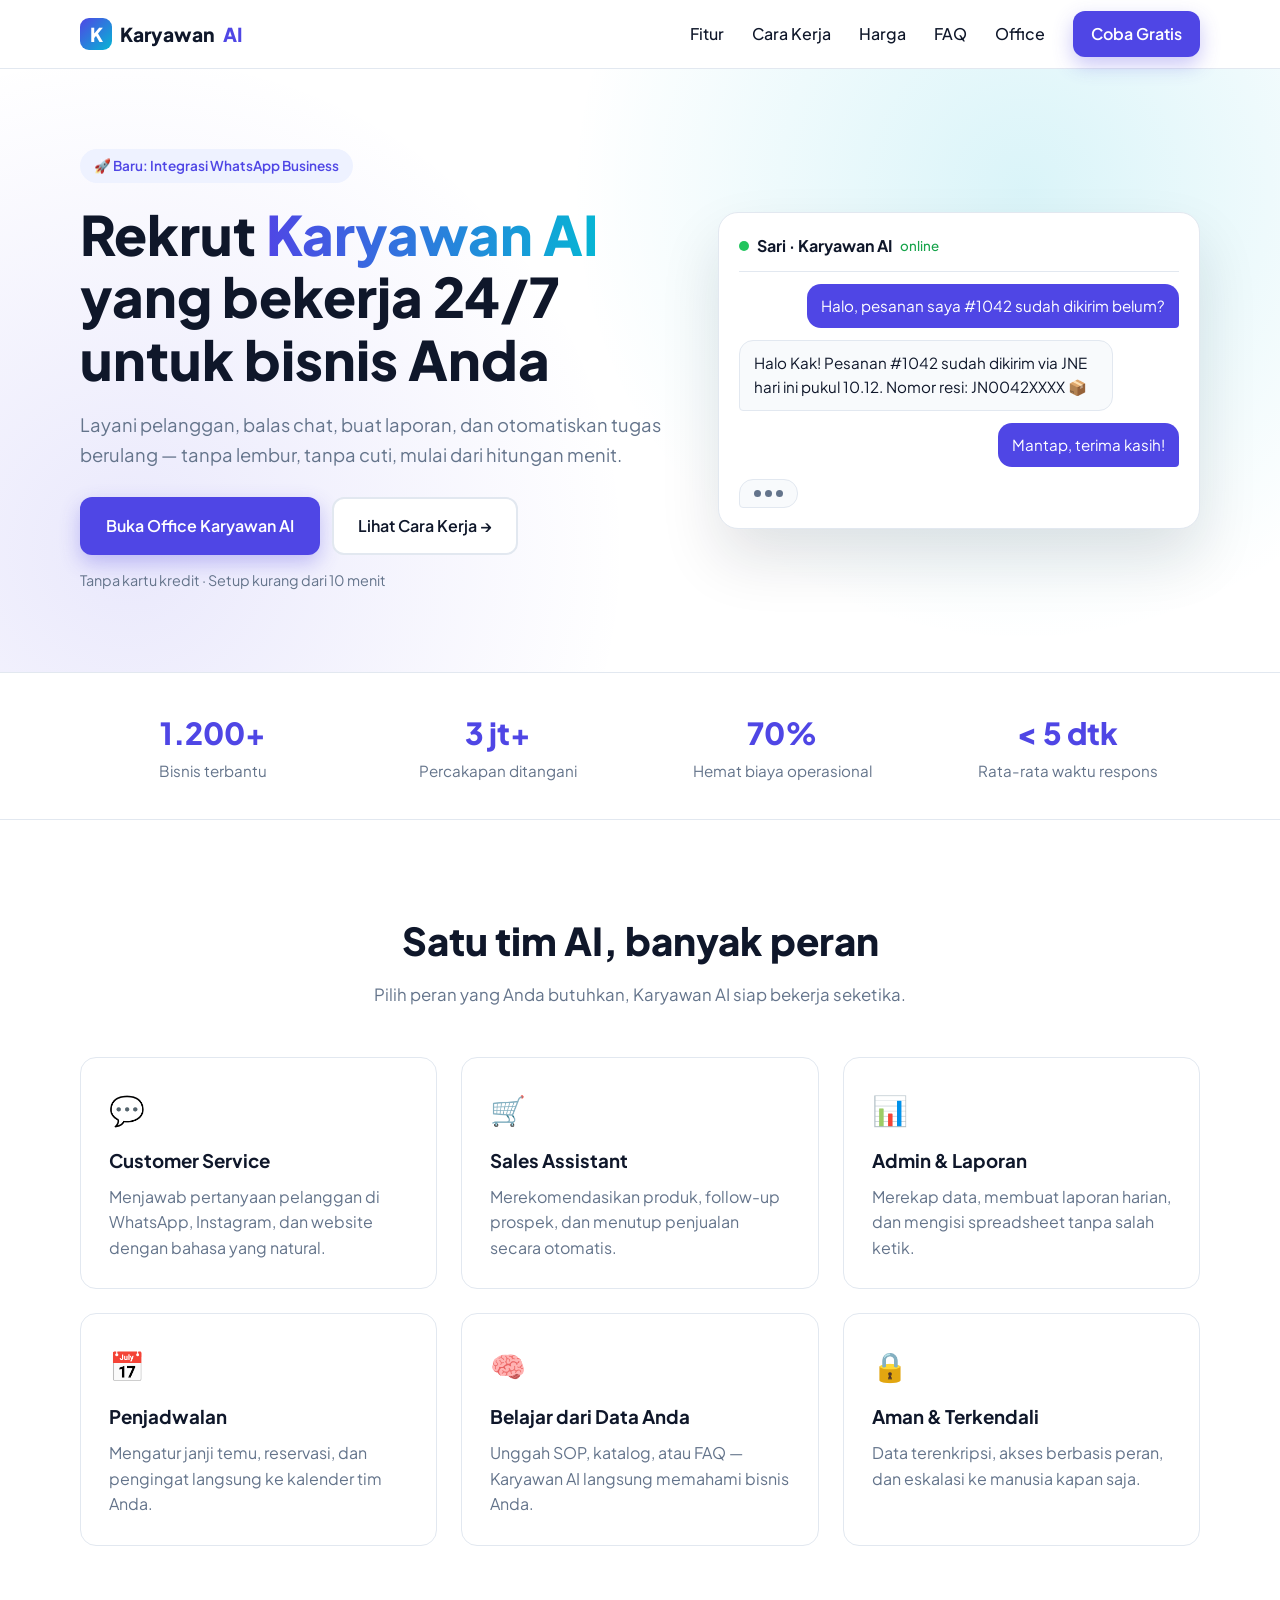
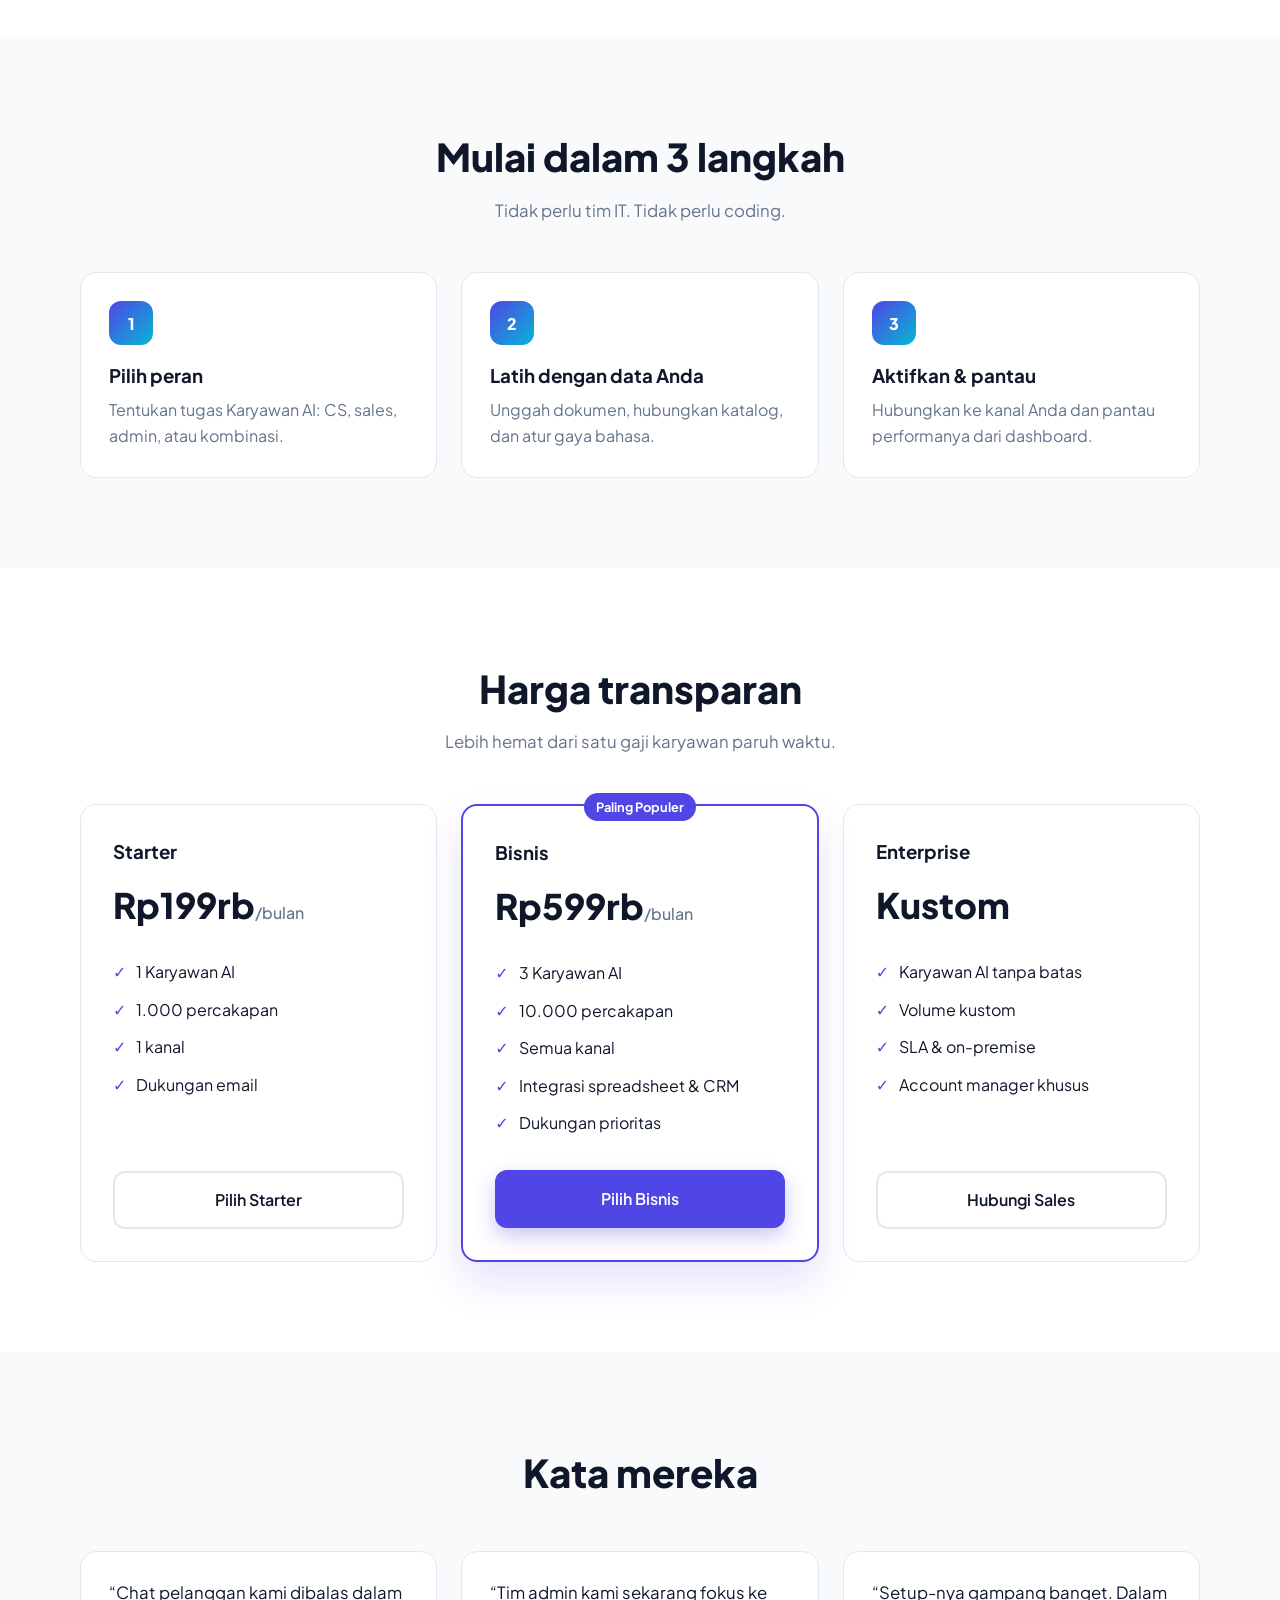
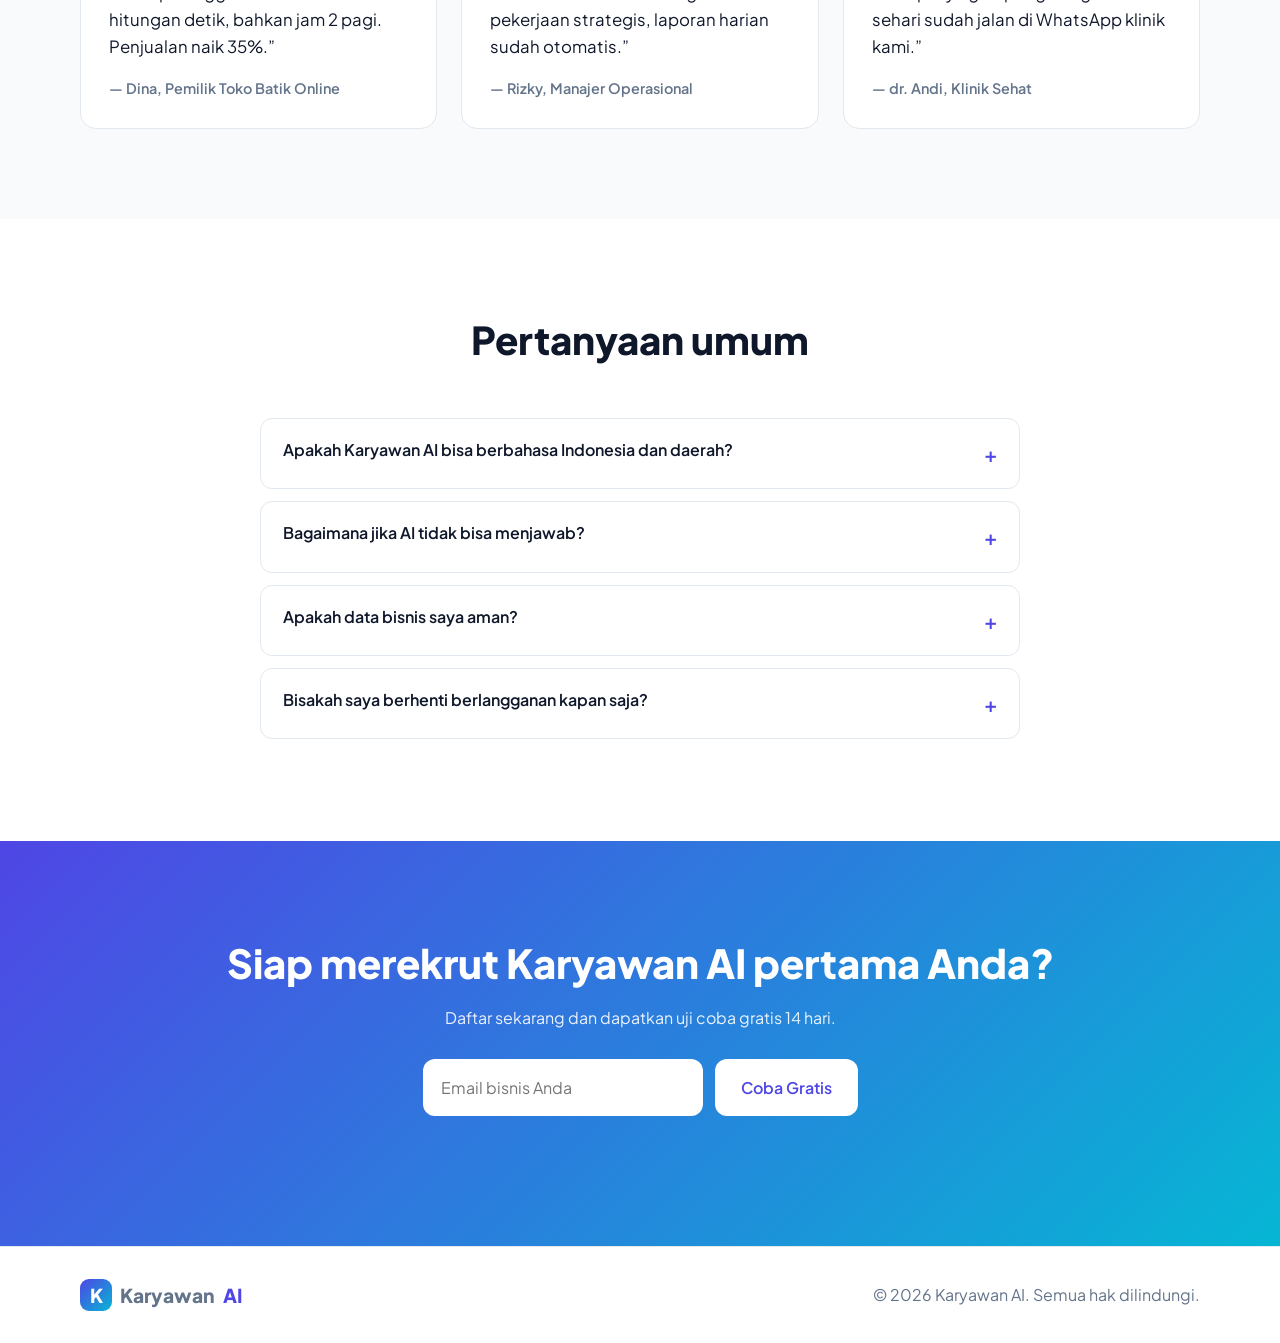
<file: index.html>
<!DOCTYPE html>
<html lang="id">
<head>
  <meta charset="UTF-8" />
  <meta name="viewport" content="width=device-width, initial-scale=1.0" />
  <title>Karyawan AI — Tim Digital yang Bekerja 24/7</title>
  <meta name="description" content="Karyawan AI membantu bisnis Anda melayani pelanggan, mengelola administrasi, dan menjalankan operasional 24 jam tanpa henti." />
  <link rel="preconnect" href="https://fonts.googleapis.com" />
  <link rel="preconnect" href="https://fonts.gstatic.com" crossorigin />
  <link href="https://fonts.googleapis.com/css2?family=Plus+Jakarta+Sans:wght@400;500;600;700;800&display=swap" rel="stylesheet" />
  <link rel="stylesheet" href="styles.css" />
</head>
<body>
  <header class="nav">
    <div class="container nav__inner">
      <a href="#" class="logo"><span class="logo__mark">K</span> Karyawan<span class="accent">AI</span></a>
      <nav class="nav__links" id="navLinks">
        <a href="#fitur">Fitur</a>
        <a href="#cara-kerja">Cara Kerja</a>
        <a href="#harga">Harga</a>
        <a href="#faq">FAQ</a>
        <a href="office.html">Office</a>
        <a href="#kontak" class="btn btn--primary btn--sm">Coba Gratis</a>
      </nav>
      <button class="nav__toggle" id="navToggle" aria-label="Buka menu">☰</button>
    </div>
  </header>

  <main>
    <section class="hero">
      <div class="container hero__inner">
        <div class="hero__text">
          <span class="badge">🚀 Baru: Integrasi WhatsApp Business</span>
          <h1>Rekrut <span class="gradient">Karyawan AI</span> yang bekerja 24/7 untuk bisnis Anda</h1>
          <p class="lead">Layani pelanggan, balas chat, buat laporan, dan otomatiskan tugas berulang — tanpa lembur, tanpa cuti, mulai dari hitungan menit.</p>
          <div class="hero__cta">
            <a href="office.html" class="btn btn--primary">Buka Office Karyawan AI</a>
            <a href="#cara-kerja" class="btn btn--ghost">Lihat Cara Kerja →</a>
          </div>
          <p class="hero__note">Tanpa kartu kredit · Setup kurang dari 10 menit</p>
        </div>
        <div class="hero__visual" aria-hidden="true">
          <div class="chat">
            <div class="chat__header"><span class="dot"></span> Sari · Karyawan AI <small>online</small></div>
            <div class="msg msg--user">Halo, pesanan saya #1042 sudah dikirim belum?</div>
            <div class="msg msg--ai">Halo Kak! Pesanan #1042 sudah dikirim via JNE hari ini pukul 10.12. Nomor resi: JN0042XXXX 📦</div>
            <div class="msg msg--user">Mantap, terima kasih!</div>
            <div class="msg msg--ai typing"><span></span><span></span><span></span></div>
          </div>
        </div>
      </div>
    </section>

    <section class="stats">
      <div class="container stats__grid">
        <div><strong>1.200+</strong><span>Bisnis terbantu</span></div>
        <div><strong>3 jt+</strong><span>Percakapan ditangani</span></div>
        <div><strong>70%</strong><span>Hemat biaya operasional</span></div>
        <div><strong>&lt; 5 dtk</strong><span>Rata-rata waktu respons</span></div>
      </div>
    </section>

    <section id="fitur" class="section">
      <div class="container">
        <div class="section__head">
          <h2>Satu tim AI, banyak peran</h2>
          <p>Pilih peran yang Anda butuhkan, Karyawan AI siap bekerja seketika.</p>
        </div>
        <div class="grid grid--3">
          <article class="card"><div class="card__icon">💬</div><h3>Customer Service</h3><p>Menjawab pertanyaan pelanggan di WhatsApp, Instagram, dan website dengan bahasa yang natural.</p></article>
          <article class="card"><div class="card__icon">🛒</div><h3>Sales Assistant</h3><p>Merekomendasikan produk, follow-up prospek, dan menutup penjualan secara otomatis.</p></article>
          <article class="card"><div class="card__icon">📊</div><h3>Admin &amp; Laporan</h3><p>Merekap data, membuat laporan harian, dan mengisi spreadsheet tanpa salah ketik.</p></article>
          <article class="card"><div class="card__icon">📅</div><h3>Penjadwalan</h3><p>Mengatur janji temu, reservasi, dan pengingat langsung ke kalender tim Anda.</p></article>
          <article class="card"><div class="card__icon">🧠</div><h3>Belajar dari Data Anda</h3><p>Unggah SOP, katalog, atau FAQ — Karyawan AI langsung memahami bisnis Anda.</p></article>
          <article class="card"><div class="card__icon">🔒</div><h3>Aman &amp; Terkendali</h3><p>Data terenkripsi, akses berbasis peran, dan eskalasi ke manusia kapan saja.</p></article>
        </div>
      </div>
    </section>

    <section id="cara-kerja" class="section section--alt">
      <div class="container">
        <div class="section__head">
          <h2>Mulai dalam 3 langkah</h2>
          <p>Tidak perlu tim IT. Tidak perlu coding.</p>
        </div>
        <ol class="steps">
          <li><span>1</span><h3>Pilih peran</h3><p>Tentukan tugas Karyawan AI: CS, sales, admin, atau kombinasi.</p></li>
          <li><span>2</span><h3>Latih dengan data Anda</h3><p>Unggah dokumen, hubungkan katalog, dan atur gaya bahasa.</p></li>
          <li><span>3</span><h3>Aktifkan &amp; pantau</h3><p>Hubungkan ke kanal Anda dan pantau performanya dari dashboard.</p></li>
        </ol>
      </div>
    </section>

    <section id="harga" class="section">
      <div class="container">
        <div class="section__head">
          <h2>Harga transparan</h2>
          <p>Lebih hemat dari satu gaji karyawan paruh waktu.</p>
        </div>
        <div class="grid grid--3 pricing">
          <article class="price">
            <h3>Starter</h3>
            <p class="price__amount">Rp199rb<small>/bulan</small></p>
            <ul><li>1 Karyawan AI</li><li>1.000 percakapan</li><li>1 kanal</li><li>Dukungan email</li></ul>
            <a href="#kontak" class="btn btn--ghost btn--block">Pilih Starter</a>
          </article>
          <article class="price price--featured">
            <span class="price__tag">Paling Populer</span>
            <h3>Bisnis</h3>
            <p class="price__amount">Rp599rb<small>/bulan</small></p>
            <ul><li>3 Karyawan AI</li><li>10.000 percakapan</li><li>Semua kanal</li><li>Integrasi spreadsheet &amp; CRM</li><li>Dukungan prioritas</li></ul>
            <a href="#kontak" class="btn btn--primary btn--block">Pilih Bisnis</a>
          </article>
          <article class="price">
            <h3>Enterprise</h3>
            <p class="price__amount">Kustom</p>
            <ul><li>Karyawan AI tanpa batas</li><li>Volume kustom</li><li>SLA &amp; on-premise</li><li>Account manager khusus</li></ul>
            <a href="#kontak" class="btn btn--ghost btn--block">Hubungi Sales</a>
          </article>
        </div>
      </div>
    </section>

    <section class="section section--alt">
      <div class="container">
        <div class="section__head"><h2>Kata mereka</h2></div>
        <div class="grid grid--3">
          <blockquote class="quote">“Chat pelanggan kami dibalas dalam hitungan detik, bahkan jam 2 pagi. Penjualan naik 35%.”<cite>— Dina, Pemilik Toko Batik Online</cite></blockquote>
          <blockquote class="quote">“Tim admin kami sekarang fokus ke pekerjaan strategis, laporan harian sudah otomatis.”<cite>— Rizky, Manajer Operasional</cite></blockquote>
          <blockquote class="quote">“Setup-nya gampang banget. Dalam sehari sudah jalan di WhatsApp klinik kami.”<cite>— dr. Andi, Klinik Sehat</cite></blockquote>
        </div>
      </div>
    </section>

    <section id="faq" class="section">
      <div class="container container--narrow">
        <div class="section__head"><h2>Pertanyaan umum</h2></div>
        <details class="faq"><summary>Apakah Karyawan AI bisa berbahasa Indonesia dan daerah?</summary><p>Ya. Karyawan AI fasih berbahasa Indonesia, Inggris, dan dapat memahami bahasa santai maupun beberapa bahasa daerah.</p></details>
        <details class="faq"><summary>Bagaimana jika AI tidak bisa menjawab?</summary><p>Percakapan otomatis dieskalasi ke anggota tim Anda beserta ringkasannya.</p></details>
        <details class="faq"><summary>Apakah data bisnis saya aman?</summary><p>Data dienkripsi saat transit dan saat disimpan, serta tidak digunakan untuk melatih model publik.</p></details>
        <details class="faq"><summary>Bisakah saya berhenti berlangganan kapan saja?</summary><p>Tentu. Tidak ada kontrak jangka panjang; Anda bisa berhenti kapan saja dari dashboard.</p></details>
      </div>
    </section>

    <section id="kontak" class="cta">
      <div class="container cta__inner">
        <h2>Siap merekrut Karyawan AI pertama Anda?</h2>
        <p>Daftar sekarang dan dapatkan uji coba gratis 14 hari.</p>
        <form class="cta__form" id="signupForm">
          <input type="email" name="email" placeholder="Email bisnis Anda" required aria-label="Email" />
          <button type="submit" class="btn btn--light">Coba Gratis</button>
        </form>
        <p class="cta__msg" id="formMsg" role="status"></p>
      </div>
    </section>
  </main>

  <footer class="footer">
    <div class="container footer__inner">
      <a href="#" class="logo"><span class="logo__mark">K</span> Karyawan<span class="accent">AI</span></a>
      <p>© <span id="year"></span> Karyawan AI. Semua hak dilindungi.</p>
    </div>
  </footer>

  <script src="script.js"></script>
</body>
</html>
</file>
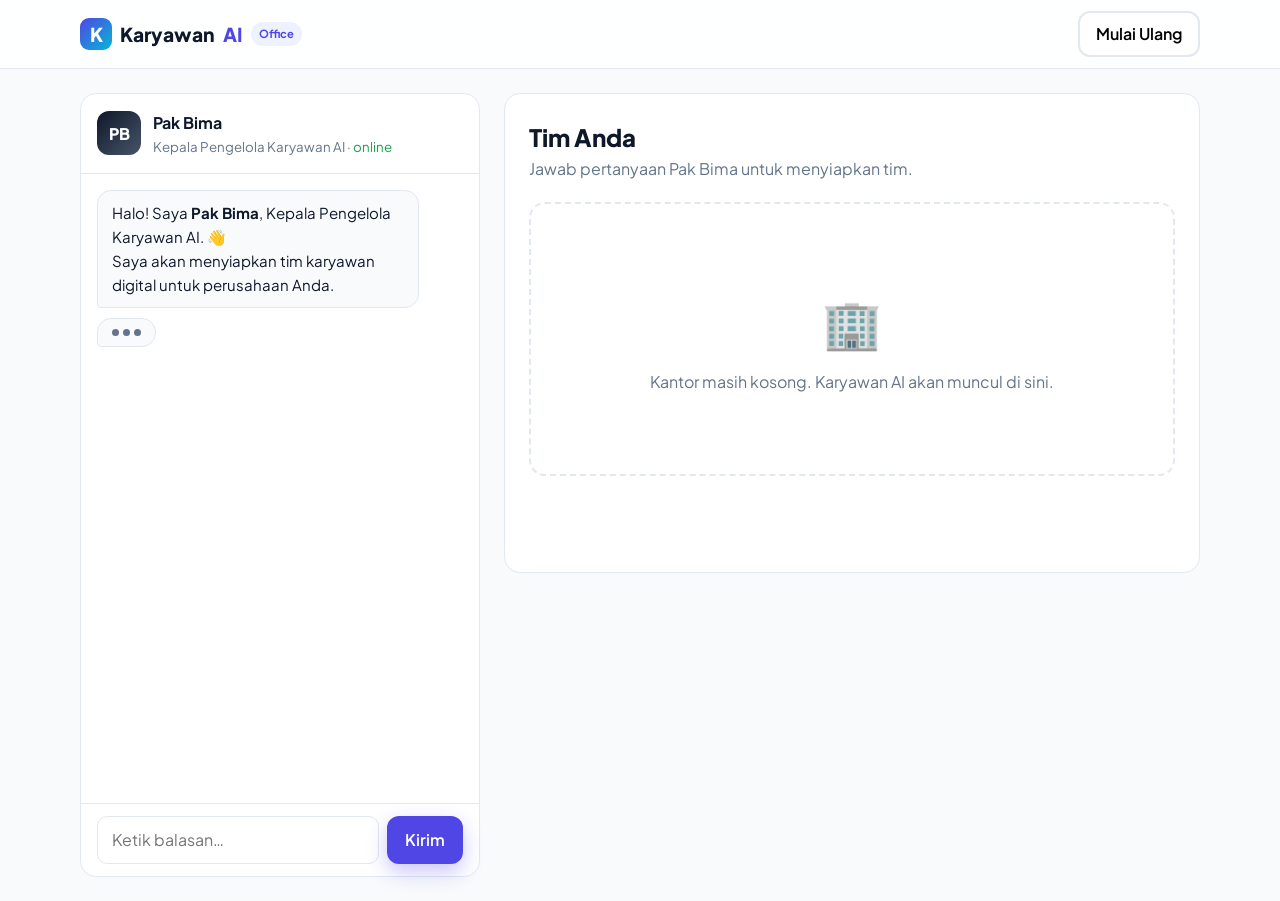
<file: office.html>
<!DOCTYPE html>
<html lang="id">
<head>
  <meta charset="UTF-8" />
  <meta name="viewport" content="width=device-width, initial-scale=1.0" />
  <title>Office — Karyawan AI</title>
  <link rel="preconnect" href="https://fonts.googleapis.com" />
  <link rel="preconnect" href="https://fonts.gstatic.com" crossorigin />
  <link href="https://fonts.googleapis.com/css2?family=Plus+Jakarta+Sans:wght@400;500;600;700;800&display=swap" rel="stylesheet" />
  <link rel="stylesheet" href="styles.css" />
  <link rel="stylesheet" href="office.css" />
</head>
<body class="office">
  <header class="nav">
    <div class="container nav__inner">
      <a href="index.html" class="logo"><span class="logo__mark">K</span> Karyawan<span class="accent">AI</span> <span class="office__tag">Office</span></a>
      <div class="office__actions">
        <span class="office__company" id="companyLabel"></span>
        <button class="btn btn--ghost btn--sm" id="resetBtn">Mulai Ulang</button>
      </div>
    </div>
  </header>

  <main class="container office__layout">
    <section class="panel chatpanel" aria-label="Chat dengan Kepala Pengelola">
      <div class="chatpanel__head">
        <div class="avatar avatar--boss">PB</div>
        <div>
          <strong>Pak Bima</strong>
          <small>Kepala Pengelola Karyawan AI · <span class="online">online</span></small>
        </div>
      </div>
      <div class="chatpanel__log" id="chatLog" aria-live="polite"></div>
      <div class="chatpanel__chips" id="chips"></div>
      <form class="chatpanel__form" id="chatForm">
        <input id="chatInput" autocomplete="off" placeholder="Ketik balasan…" aria-label="Pesan" />
        <button class="btn btn--primary btn--sm" type="submit">Kirim</button>
      </form>
    </section>

    <section class="panel workspace" aria-label="Tim Karyawan AI">
      <div class="workspace__head">
        <div>
          <h2 id="teamTitle">Tim Anda</h2>
          <p id="teamSubtitle" class="muted">Jawab pertanyaan Pak Bima untuk menyiapkan tim.</p>
        </div>
        <div class="cost" id="costBox" hidden>
          <small>Estimasi sewa</small>
          <strong id="costValue"></strong>
        </div>
      </div>

      <div class="empty" id="emptyState">
        <div class="empty__icon">🏢</div>
        <p>Kantor masih kosong. Karyawan AI akan muncul di sini.</p>
      </div>

      <div class="team" id="team"></div>

      <div class="activity" id="activity" hidden>
        <h3>Aktivitas Kantor <span class="live">● LIVE</span></h3>
        <ul id="activityLog"></ul>
      </div>
    </section>
  </main>

  <script src="office.js"></script>
</body>
</html>
</file>
<file: styles.css>
:root {
  --primary: #4f46e5;
  --primary-2: #06b6d4;
  --text: #0f172a;
  --muted: #64748b;
  --bg: #ffffff;
  --bg-alt: #f8fafc;
  --border: #e2e8f0;
  --radius: 16px;
}

* { box-sizing: border-box; margin: 0; padding: 0; }
html { scroll-behavior: smooth; }
body { font-family: "Plus Jakarta Sans", system-ui, sans-serif; color: var(--text); background: var(--bg); line-height: 1.6; }
a { color: inherit; text-decoration: none; }

.container { width: min(1120px, 92%); margin: 0 auto; }
.container--narrow { width: min(760px, 92%); }
.accent { color: var(--primary); }
.gradient { background: linear-gradient(90deg, var(--primary), var(--primary-2)); -webkit-background-clip: text; background-clip: text; color: transparent; }

/* Buttons */
.btn { display: inline-block; padding: 14px 24px; border-radius: 12px; font-weight: 600; border: 2px solid transparent; cursor: pointer; transition: transform .15s, box-shadow .15s, background .15s; font: inherit; font-weight: 600; text-align: center; }
.btn:hover { transform: translateY(-2px); }
.btn--primary { background: var(--primary); color: #fff; box-shadow: 0 8px 20px rgba(79, 70, 229, .3); }
.btn--ghost { border-color: var(--border); background: #fff; }
.btn--light { background: #fff; color: var(--primary); }
.btn--sm { padding: 8px 16px; }
.btn--block { display: block; width: 100%; }

/* Nav */
.nav { position: sticky; top: 0; z-index: 10; background: rgba(255,255,255,.85); backdrop-filter: blur(10px); border-bottom: 1px solid var(--border); }
.nav__inner { display: flex; align-items: center; justify-content: space-between; height: 68px; }
.logo { display: flex; align-items: center; gap: 8px; font-weight: 800; font-size: 1.2rem; }
.logo__mark { display: grid; place-items: center; width: 32px; height: 32px; border-radius: 9px; color: #fff; background: linear-gradient(135deg, var(--primary), var(--primary-2)); }
.nav__links { display: flex; align-items: center; gap: 28px; font-weight: 500; }
.nav__links a:not(.btn):hover { color: var(--primary); }
.nav__toggle { display: none; background: none; border: 0; font-size: 1.5rem; cursor: pointer; }

/* Hero */
.hero { padding: 80px 0; background: radial-gradient(circle at 80% 20%, rgba(6,182,212,.15), transparent 40%), radial-gradient(circle at 10% 80%, rgba(79,70,229,.12), transparent 40%); }
.hero__inner { display: grid; grid-template-columns: 1.1fr .9fr; gap: 48px; align-items: center; }
.badge { display: inline-block; padding: 6px 14px; border-radius: 999px; background: #eef2ff; color: var(--primary); font-weight: 600; font-size: .85rem; margin-bottom: 20px; }
h1 { font-size: clamp(2.2rem, 5vw, 3.4rem); line-height: 1.15; font-weight: 800; margin-bottom: 20px; }
.lead { font-size: 1.15rem; color: var(--muted); margin-bottom: 28px; }
.hero__cta { display: flex; gap: 12px; flex-wrap: wrap; }
.hero__note { margin-top: 14px; font-size: .9rem; color: var(--muted); }

.chat { background: #fff; border: 1px solid var(--border); border-radius: 20px; padding: 20px; box-shadow: 0 30px 60px rgba(15,23,42,.12); display: flex; flex-direction: column; gap: 12px; }
.chat__header { display: flex; align-items: center; gap: 8px; font-weight: 700; padding-bottom: 12px; border-bottom: 1px solid var(--border); }
.chat__header small { color: #16a34a; font-weight: 500; }
.dot { width: 10px; height: 10px; border-radius: 50%; background: #22c55e; }
.msg { max-width: 85%; padding: 10px 14px; border-radius: 14px; font-size: .95rem; }
.msg--user { align-self: flex-end; background: var(--primary); color: #fff; border-bottom-right-radius: 4px; }
.msg--ai { align-self: flex-start; background: var(--bg-alt); border: 1px solid var(--border); border-bottom-left-radius: 4px; }
.typing { display: flex; gap: 4px; }
.typing span { width: 7px; height: 7px; border-radius: 50%; background: var(--muted); animation: blink 1.2s infinite; }
.typing span:nth-child(2) { animation-delay: .2s; }
.typing span:nth-child(3) { animation-delay: .4s; }
@keyframes blink { 0%, 80%, 100% { opacity: .3; } 40% { opacity: 1; } }

/* Stats */
.stats { border-block: 1px solid var(--border); padding: 36px 0; }
.stats__grid { display: grid; grid-template-columns: repeat(4, 1fr); text-align: center; gap: 20px; }
.stats strong { display: block; font-size: 1.9rem; font-weight: 800; color: var(--primary); }
.stats span { color: var(--muted); font-size: .95rem; }

/* Sections */
.section { padding: 90px 0; }
.section--alt { background: var(--bg-alt); }
.section__head { text-align: center; max-width: 620px; margin: 0 auto 48px; }
.section__head h2 { font-size: clamp(1.8rem, 3.5vw, 2.4rem); font-weight: 800; margin-bottom: 10px; }
.section__head p { color: var(--muted); font-size: 1.05rem; }

.grid { display: grid; gap: 24px; }
.grid--3 { grid-template-columns: repeat(3, 1fr); }

.card { padding: 28px; border: 1px solid var(--border); border-radius: var(--radius); background: #fff; transition: transform .2s, box-shadow .2s; }
.card:hover { transform: translateY(-4px); box-shadow: 0 16px 30px rgba(15,23,42,.08); }
.card__icon { font-size: 1.8rem; margin-bottom: 14px; }
.card h3 { margin-bottom: 8px; }
.card p { color: var(--muted); }

.steps { list-style: none; display: grid; grid-template-columns: repeat(3, 1fr); gap: 24px; }
.steps li { background: #fff; padding: 28px; border-radius: var(--radius); border: 1px solid var(--border); }
.steps span { display: grid; place-items: center; width: 44px; height: 44px; border-radius: 12px; background: linear-gradient(135deg, var(--primary), var(--primary-2)); color: #fff; font-weight: 800; margin-bottom: 16px; }
.steps h3 { margin-bottom: 6px; }
.steps p { color: var(--muted); }

/* Pricing */
.pricing { align-items: stretch; }
.price { position: relative; padding: 32px; border: 1px solid var(--border); border-radius: var(--radius); display: flex; flex-direction: column; }
.price--featured { border: 2px solid var(--primary); box-shadow: 0 20px 40px rgba(79,70,229,.15); }
.price__tag { position: absolute; top: -13px; left: 50%; transform: translateX(-50%); background: var(--primary); color: #fff; font-size: .8rem; font-weight: 700; padding: 4px 12px; border-radius: 999px; }
.price__amount { font-size: 2.2rem; font-weight: 800; margin: 10px 0 20px; }
.price__amount small { font-size: 1rem; color: var(--muted); font-weight: 500; }
.price ul { list-style: none; margin-bottom: 28px; flex: 1; }
.price li { padding: 6px 0; }
.price li::before { content: "✓"; color: var(--primary); font-weight: 800; margin-right: 10px; }

/* Testimonials */
.quote { padding: 28px; background: #fff; border-radius: var(--radius); border: 1px solid var(--border); font-size: 1.05rem; }
.quote cite { display: block; margin-top: 16px; font-style: normal; font-weight: 600; color: var(--muted); font-size: .9rem; }

/* FAQ */
.faq { border: 1px solid var(--border); border-radius: 12px; padding: 18px 22px; margin-bottom: 12px; }
.faq summary { font-weight: 600; cursor: pointer; list-style: none; display: flex; justify-content: space-between; }
.faq summary::after { content: "+"; font-size: 1.3rem; color: var(--primary); }
.faq[open] summary::after { content: "–"; }
.faq p { margin-top: 12px; color: var(--muted); }

/* CTA */
.cta { padding: 90px 0; background: linear-gradient(135deg, var(--primary), var(--primary-2)); color: #fff; text-align: center; }
.cta h2 { font-size: clamp(1.8rem, 3.5vw, 2.5rem); font-weight: 800; margin-bottom: 10px; }
.cta p { opacity: .9; }
.cta__form { display: flex; gap: 12px; justify-content: center; margin-top: 28px; flex-wrap: wrap; }
.cta__form input { padding: 14px 18px; border-radius: 12px; border: 0; min-width: 280px; font: inherit; }
.cta__msg { margin-top: 14px; min-height: 1.6em; font-weight: 600; }

/* Footer */
.footer { padding: 32px 0; border-top: 1px solid var(--border); }
.footer__inner { display: flex; justify-content: space-between; align-items: center; color: var(--muted); flex-wrap: wrap; gap: 12px; }

/* Responsive */
@media (max-width: 900px) {
  .hero__inner, .grid--3, .steps { grid-template-columns: 1fr; }
  .stats__grid { grid-template-columns: repeat(2, 1fr); }
  .nav__toggle { display: block; }
  .nav__links { display: none; position: absolute; top: 68px; left: 0; right: 0; flex-direction: column; background: #fff; padding: 20px; border-bottom: 1px solid var(--border); }
  .nav__links.open { display: flex; }
  .hero { padding: 48px 0; }
}
</file>
<file: office.css>
.office { background: var(--bg-alt); min-height: 100vh; }
.office__tag { font-size: .7rem; font-weight: 700; background: #eef2ff; color: var(--primary); padding: 3px 8px; border-radius: 999px; }
.office__actions { display: flex; align-items: center; gap: 12px; }
.office__company { font-weight: 600; color: var(--muted); }
.muted { color: var(--muted); }

.office__layout { display: grid; grid-template-columns: 400px 1fr; gap: 24px; padding: 24px 0; align-items: start; }
.panel { background: #fff; border: 1px solid var(--border); border-radius: var(--radius); }

/* Chat */
.chatpanel { position: sticky; top: 92px; display: flex; flex-direction: column; height: calc(100vh - 116px); min-height: 480px; }
.chatpanel__head { display: flex; gap: 12px; align-items: center; padding: 16px; border-bottom: 1px solid var(--border); }
.chatpanel__head small { display: block; color: var(--muted); }
.online { color: #16a34a; }
.chatpanel__log { flex: 1; overflow-y: auto; padding: 16px; display: flex; flex-direction: column; gap: 10px; }
.bubble { max-width: 88%; padding: 10px 14px; border-radius: 14px; font-size: .94rem; white-space: pre-line; animation: pop .2s ease-out; }
.bubble--boss { align-self: flex-start; background: var(--bg-alt); border: 1px solid var(--border); border-bottom-left-radius: 4px; }
.bubble--user { align-self: flex-end; background: var(--primary); color: #fff; border-bottom-right-radius: 4px; }
.bubble b { font-weight: 700; }
@keyframes pop { from { opacity: 0; transform: translateY(6px); } to { opacity: 1; transform: none; } }
.chatpanel__chips { display: flex; flex-wrap: wrap; gap: 8px; padding: 0 16px 10px; }
.chip { border: 1px solid var(--primary); color: var(--primary); background: #fff; border-radius: 999px; padding: 6px 12px; font: inherit; font-size: .85rem; font-weight: 600; cursor: pointer; }
.chip:hover { background: #eef2ff; }
.chatpanel__form { display: flex; gap: 8px; padding: 12px 16px; border-top: 1px solid var(--border); }
.chatpanel__form input { flex: 1; padding: 10px 14px; border: 1px solid var(--border); border-radius: 10px; font: inherit; }

/* Workspace */
.workspace { padding: 24px; min-height: 480px; }
.workspace__head { display: flex; justify-content: space-between; align-items: flex-start; gap: 16px; margin-bottom: 20px; }
.workspace__head h2 { font-size: 1.5rem; font-weight: 800; }
.cost { text-align: right; background: #eef2ff; padding: 10px 16px; border-radius: 12px; }
.cost small { display: block; color: var(--muted); }
.cost strong { color: var(--primary); font-size: 1.2rem; }
.empty { text-align: center; padding: 80px 20px; color: var(--muted); border: 2px dashed var(--border); border-radius: var(--radius); }
.empty__icon { font-size: 3rem; margin-bottom: 8px; }

.team { display: grid; grid-template-columns: repeat(auto-fill, minmax(260px, 1fr)); gap: 16px; }
.emp { border: 1px solid var(--border); border-radius: 14px; padding: 18px; display: flex; flex-direction: column; gap: 12px; animation: pop .3s ease-out; }
.emp__top { display: flex; gap: 12px; align-items: center; }
.emp__info { flex: 1; min-width: 0; }
.emp__namerow { display: flex; justify-content: space-between; align-items: center; gap: 8px; margin-bottom: 4px; }
.emp__name { font-weight: 700; overflow: hidden; text-overflow: ellipsis; white-space: nowrap; }
.emp__role { width: 100%; border: 1px solid var(--border); border-radius: 8px; padding: 4px 6px; font: inherit; font-size: .85rem; }
.emp__status { font-size: .75rem; font-weight: 700; padding: 3px 8px; border-radius: 999px; background: #f1f5f9; color: var(--muted); white-space: nowrap; }
.emp__status--working { background: #dcfce7; color: #15803d; }
.emp__status--alert { background: #fef3c7; color: #b45309; }
.emp ul { list-style: none; display: flex; flex-direction: column; gap: 6px; }
.emp li { display: flex; gap: 8px; align-items: flex-start; font-size: .9rem; }
.emp li::before { content: "✓"; color: var(--primary); font-weight: 800; }
.emp li span { flex: 1; }
.emp li button { border: 0; background: none; color: var(--muted); cursor: pointer; font-size: 1rem; line-height: 1; }
.emp li button:hover { color: #dc2626; }
.emp__add { display: flex; gap: 6px; }
.emp__add input { flex: 1; min-width: 0; padding: 6px 10px; border: 1px solid var(--border); border-radius: 8px; font: inherit; font-size: .85rem; }
.emp__add button { border: 0; background: var(--bg-alt); border-radius: 8px; padding: 0 10px; cursor: pointer; font-weight: 700; }
.locked .emp__add, .locked .emp li button { display: none; }
.locked .emp__role { border: 0; padding: 0; appearance: none; pointer-events: none; background: none; color: var(--muted); }

.avatar { display: grid; place-items: center; width: 44px; height: 44px; border-radius: 12px; color: #fff; font-weight: 800; flex-shrink: 0; }
.avatar--boss { background: linear-gradient(135deg, #0f172a, #475569); }

.activity { margin-top: 24px; border-top: 1px solid var(--border); padding-top: 20px; }
.activity h3 { margin-bottom: 12px; }
.live { font-size: .75rem; color: #dc2626; margin-left: 6px; animation: blink 1.4s infinite; }
.activity ul { list-style: none; display: flex; flex-direction: column; gap: 8px; max-height: 280px; overflow-y: auto; }
.activity li { font-size: .9rem; padding: 8px 12px; border-radius: 10px; background: var(--bg-alt); animation: pop .3s ease-out; }
.activity li.alert { background: #fef3c7; }
.activity time { color: var(--muted); font-size: .8rem; margin-right: 8px; }

@media (max-width: 900px) {
  .office__layout { grid-template-columns: 1fr; }
  .chatpanel { position: static; height: 520px; }
  .office__company { display: none; }
}
</file>
